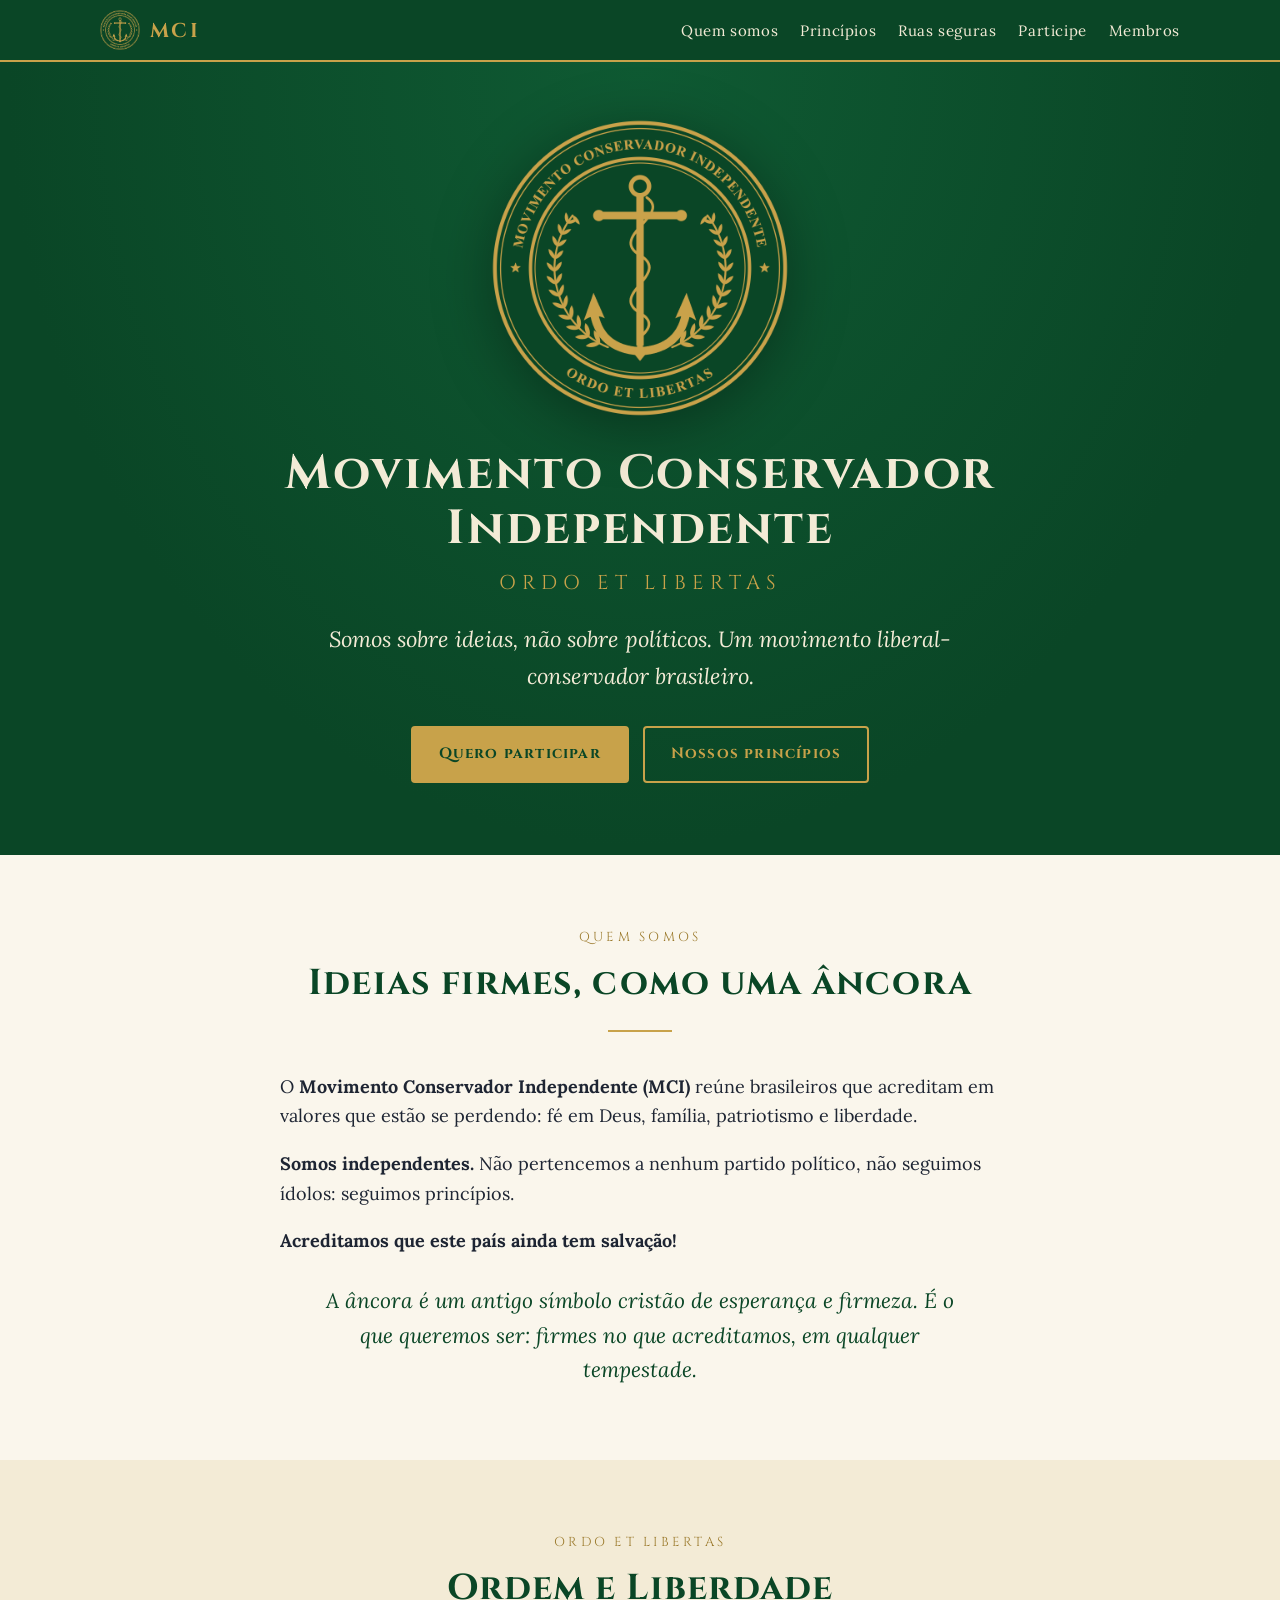
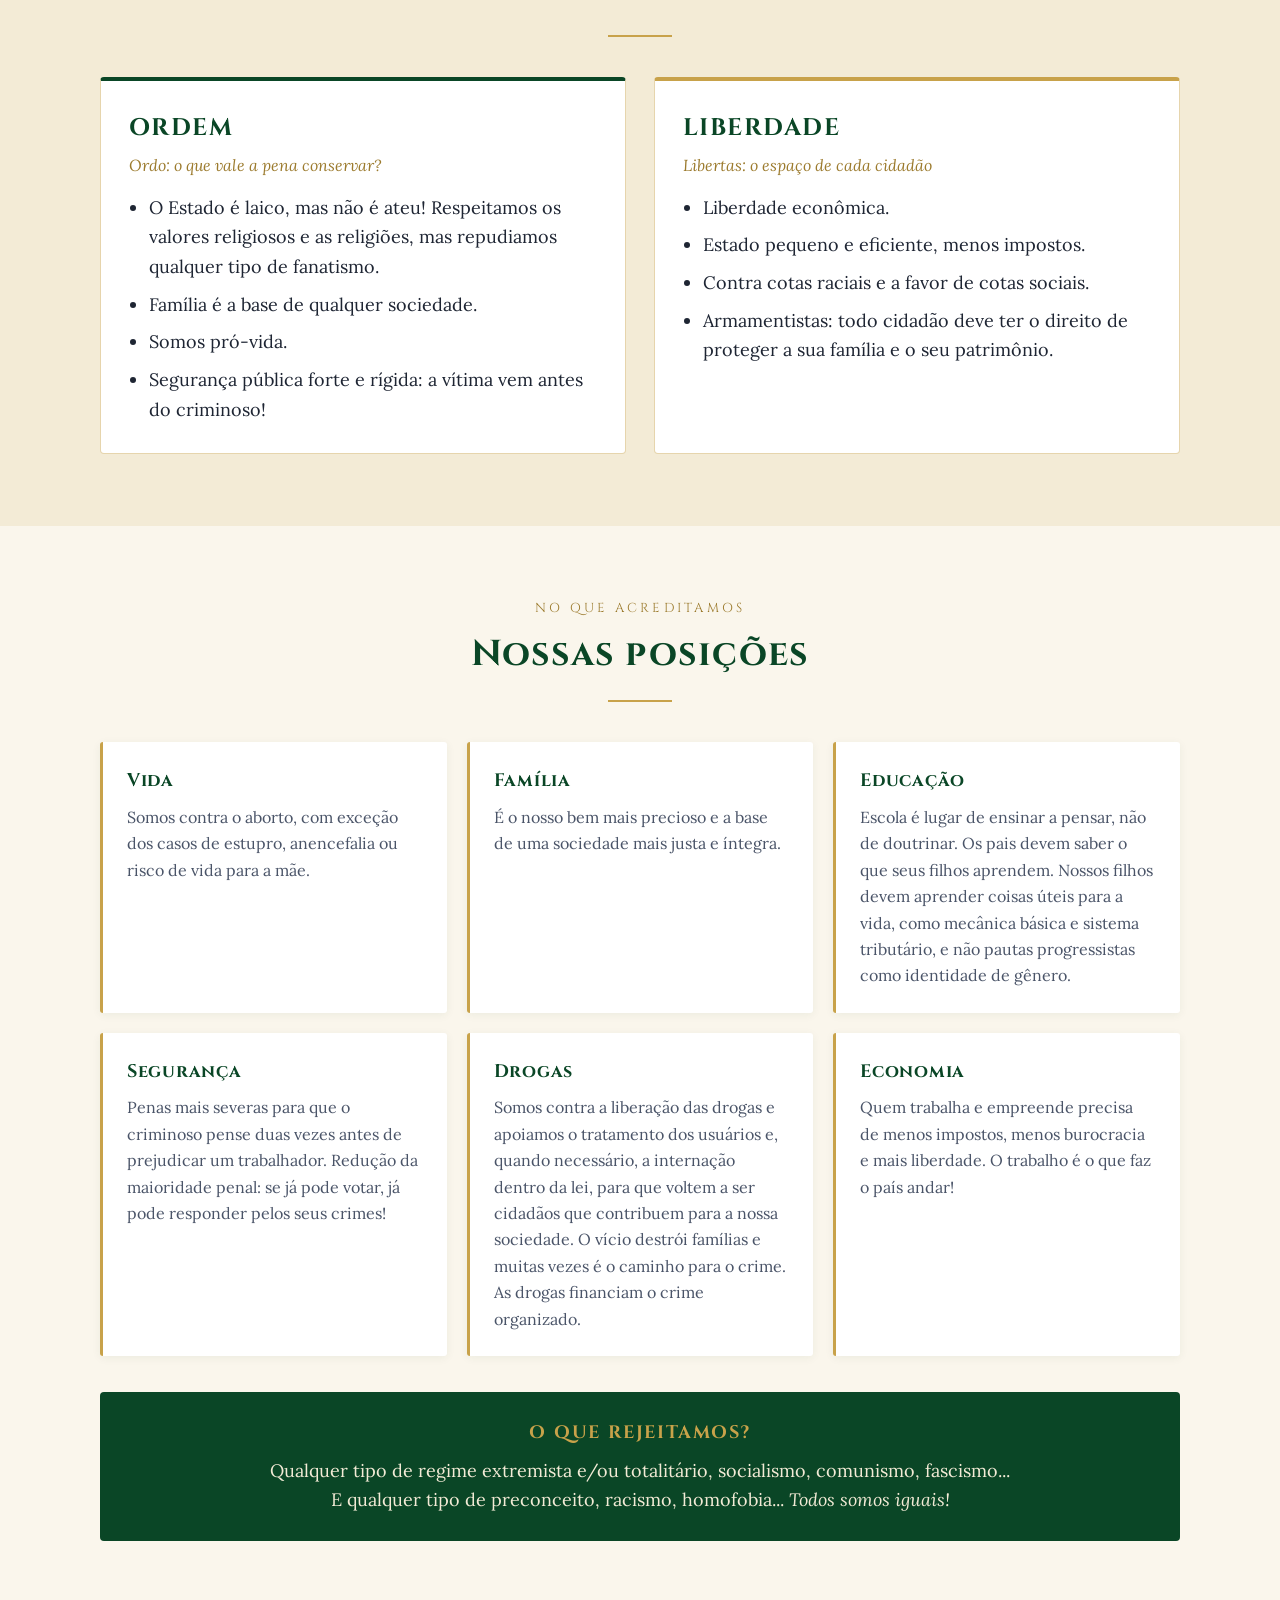
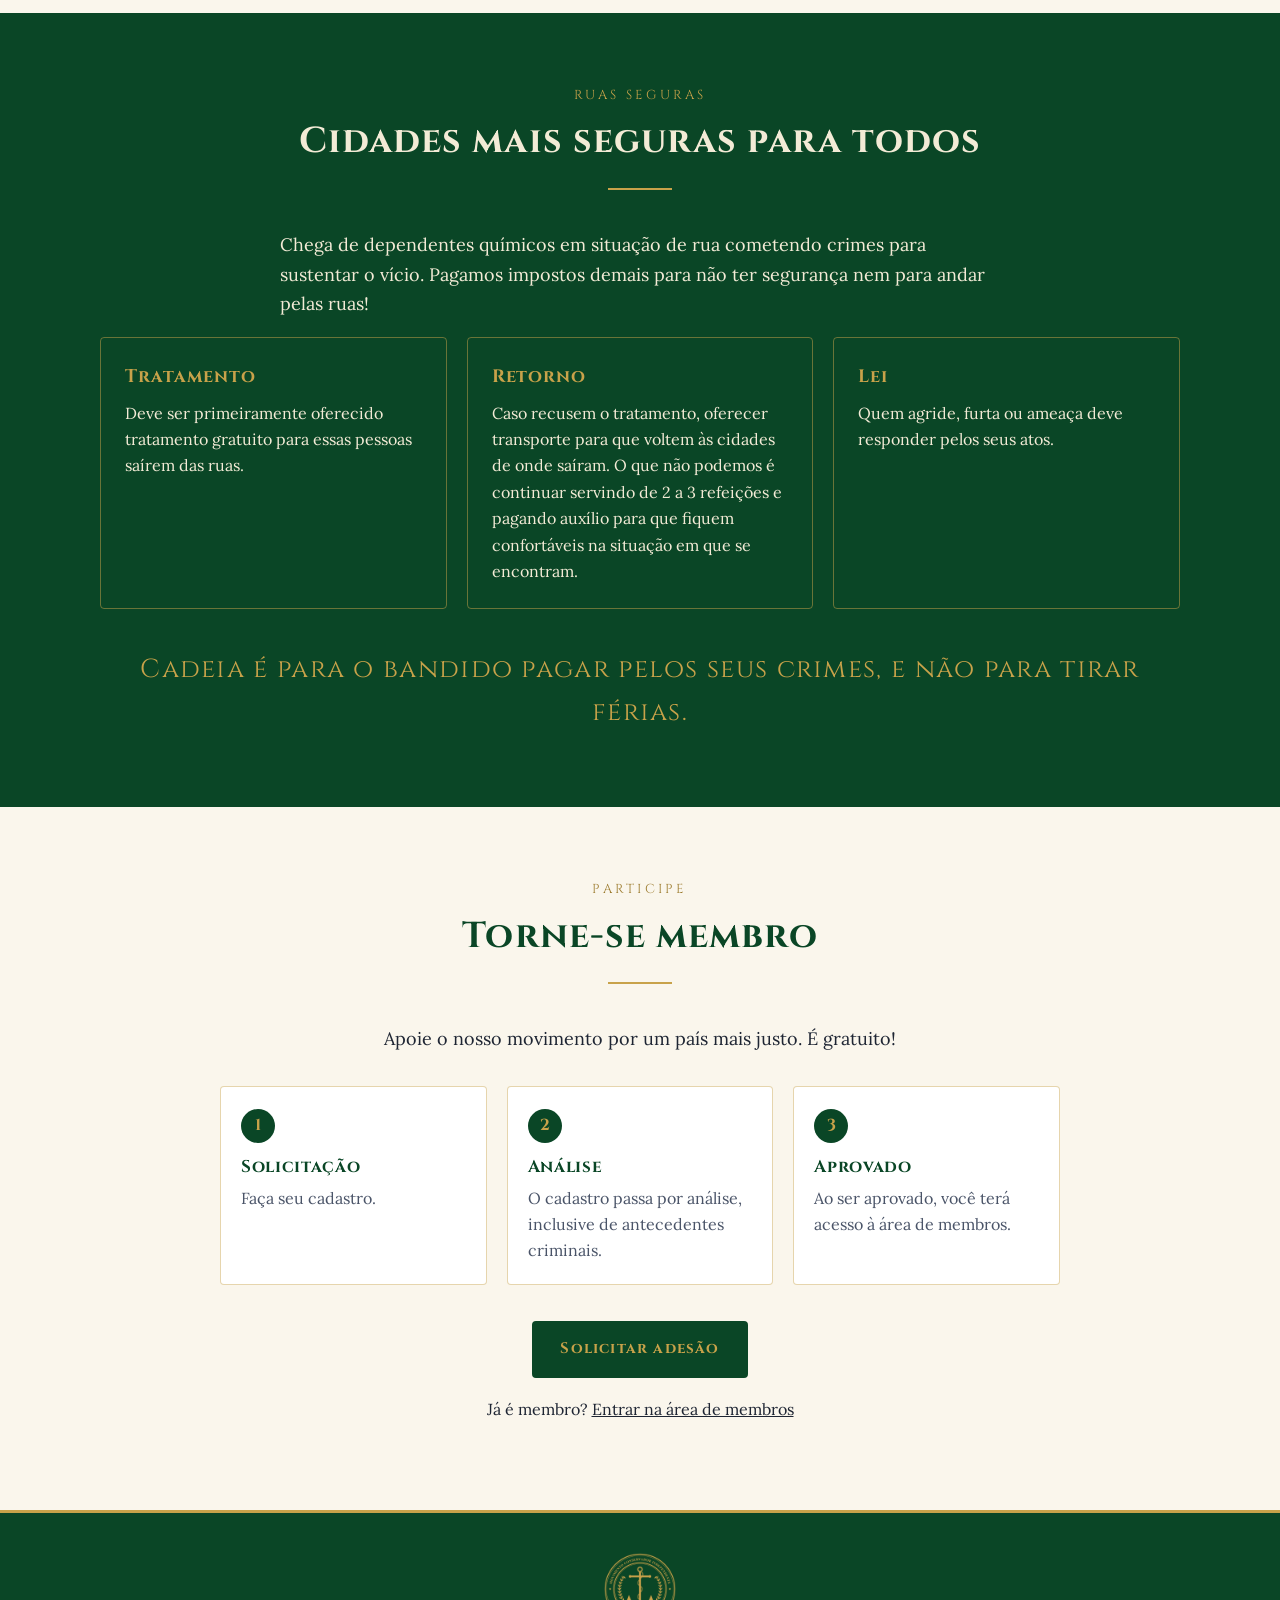
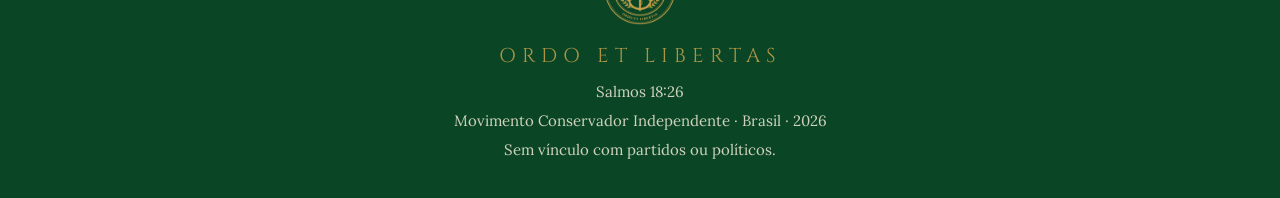
<file: index.html>
<!doctype html>
<html lang="pt-BR">
<head>
<meta charset="utf-8">
<meta name="viewport" content="width=device-width, initial-scale=1">
<title>Movimento Conservador Independente</title>
<meta name="description" content="Movimento liberal-conservador independente brasileiro. Ordo et Libertas: Ordem e Liberdade.">
<meta property="og:title" content="Movimento Conservador Independente (MCI)">
<meta property="og:description" content="Ordo et Libertas. Somos sobre ideias, não sobre políticos.">
<meta property="og:image" content="img/selo-mci.png">
<link rel="icon" type="image/png" href="img/favicon.png">
<link rel="preconnect" href="https://fonts.googleapis.com">
<link rel="preconnect" href="https://fonts.gstatic.com" crossorigin>
<link href="https://fonts.googleapis.com/css2?family=Cinzel:wght@600;700&family=Lora:ital,wght@0,400;0,600;1,400&display=swap" rel="stylesheet">
<style>
  :root {
    --principal: #0A4626;
    --principal-2: #0F5A33;
    --ouro: #C8A24A;
    --ouro-escuro: #9C7B2E;
    --marfim: #F3EBD6;
    --marfim-2: #FAF6EC;
    --texto: #1E2533;
    --texto-suave: #4A5468;
    --titulo: 'Cinzel', 'Times New Roman', serif;
    --corpo: 'Lora', Georgia, serif;
  }
  * { box-sizing: border-box; }
  html { scroll-behavior: smooth; }
  body {
    margin: 0;
    background: var(--marfim-2);
    color: var(--texto);
    font-family: var(--corpo);
    font-size: 18px;
    line-height: 1.65;
  }
  img { max-width: 100%; display: block; }
  a { color: inherit; }
  .container { width: min(1080px, 100% - 32px); margin-inline: auto; }

  /* Topo */
  header.topo {
    position: sticky; top: 0; z-index: 10;
    background: var(--principal);
    border-bottom: 2px solid var(--ouro);
  }
  .topo .container { display: flex; align-items: center; justify-content: space-between; gap: 16px; padding: 10px 0; }
  .marca { display: flex; align-items: center; gap: 10px; text-decoration: none; color: var(--marfim); }
  .marca img { width: 40px; height: 40px; }
  .marca span { font-family: var(--titulo); font-weight: 700; letter-spacing: .12em; font-size: 20px; color: var(--ouro); }
  nav ul { list-style: none; display: flex; gap: 22px; margin: 0; padding: 0; }
  nav a { text-decoration: none; color: var(--marfim); font-size: 15px; letter-spacing: .04em; }
  nav a:hover { color: var(--ouro); }

  /* Abertura */
  .abertura {
    background: radial-gradient(ellipse at top, var(--principal-2), var(--principal) 70%);
    color: var(--marfim);
    text-align: center;
    padding: 56px 0 72px;
  }
  .abertura img.selo { width: min(300px, 70vw); margin: 0 auto 28px; filter: drop-shadow(0 10px 30px rgba(0,0,0,.35)); }
  .abertura h1 {
    font-family: var(--titulo); font-weight: 700;
    font-size: clamp(28px, 5vw, 48px); line-height: 1.15; letter-spacing: .04em;
    margin: 0 0 10px;
  }
  .lema { font-family: var(--titulo); color: var(--ouro); letter-spacing: .3em; font-size: clamp(15px, 2.4vw, 20px); margin: 0 0 22px; }
  .abertura .chamada { font-size: clamp(18px, 2.4vw, 22px); max-width: 640px; margin: 0 auto 32px; font-style: italic; }
  .botoes { display: flex; gap: 14px; justify-content: center; flex-wrap: wrap; }
  .botao {
    display: inline-block; text-decoration: none;
    font-family: var(--titulo); font-weight: 700; letter-spacing: .08em; font-size: 15px;
    padding: 14px 26px; border-radius: 4px; border: 2px solid var(--ouro);
  }
  .botao.cheio { background: var(--ouro); color: var(--principal); }
  .botao.cheio:hover { background: #d9b45c; }
  .botao.vazado { color: var(--ouro); }
  .botao.vazado:hover { background: rgba(200,162,74,.12); }

  /* Seções */
  section { padding: 72px 0; }
  .titulo-secao { text-align: center; margin-bottom: 40px; }
  .titulo-secao small { display: block; font-family: var(--titulo); color: var(--ouro-escuro); letter-spacing: .25em; font-size: 13px; margin-bottom: 6px; }
  .titulo-secao h2 { font-family: var(--titulo); color: var(--principal); font-size: clamp(26px, 4vw, 36px); margin: 0; letter-spacing: .03em; }
  .titulo-secao::after { content: ""; display: block; width: 64px; height: 2px; background: var(--ouro); margin: 16px auto 0; }
  .texto-central { max-width: 720px; margin-inline: auto; }
  .texto-central p { margin: 0 0 18px; }
  .destaque { font-size: 21px; color: var(--principal); font-style: italic; text-align: center; margin: 28px auto 0; max-width: 640px; }

  /* Ordo et Libertas */
  .fundo-marfim { background: var(--marfim); }
  .duas-colunas { display: grid; grid-template-columns: 1fr 1fr; gap: 28px; }
  .coluna {
    background: #fff; border: 1px solid rgba(200,162,74,.45); border-top: 4px solid var(--principal);
    padding: 28px 28px 20px; border-radius: 4px;
  }
  .coluna.liberdade { border-top-color: var(--ouro); }
  .coluna h3 { font-family: var(--titulo); color: var(--principal); margin: 0 0 4px; font-size: 24px; letter-spacing: .06em; }
  .coluna .latim { color: var(--ouro-escuro); font-style: italic; margin: 0 0 14px; font-size: 16px; }
  .coluna ul { margin: 0; padding-left: 20px; }
  .coluna li { margin-bottom: 8px; }

  /* Posições */
  .cartoes { display: grid; grid-template-columns: repeat(3, 1fr); gap: 20px; }
  .cartao { background: #fff; padding: 24px; border-left: 3px solid var(--ouro); border-radius: 3px; box-shadow: 0 2px 10px rgba(10,70,38,.06); }
  .cartao h3 { font-family: var(--titulo); color: var(--principal); font-size: 18px; margin: 0 0 8px; letter-spacing: .04em; }
  .cartao p { margin: 0; font-size: 16px; color: var(--texto-suave); }
  .rejeitamos {
    margin-top: 36px; background: var(--principal); color: var(--marfim);
    padding: 26px 28px; border-radius: 4px; text-align: center;
  }
  .rejeitamos h3 { font-family: var(--titulo); color: var(--ouro); margin: 0 0 8px; font-size: 18px; letter-spacing: .1em; }
  .rejeitamos p { margin: 0; }

  /* Ruas seguras */
  .cidade { background: var(--principal); color: var(--marfim); }
  .cidade .titulo-secao h2 { color: var(--marfim); }
  .cidade .titulo-secao small { color: var(--ouro); }
  .tres { display: grid; grid-template-columns: repeat(3, 1fr); gap: 20px; margin-top: 8px; }
  .tres div { border: 1px solid rgba(200,162,74,.5); padding: 24px; border-radius: 4px; }
  .tres h3 { font-family: var(--titulo); color: var(--ouro); font-size: 18px; margin: 0 0 8px; letter-spacing: .05em; }
  .tres p { margin: 0; font-size: 16px; }
  .frase-cidade { font-family: var(--titulo); color: var(--ouro); text-align: center; font-size: clamp(20px, 3vw, 26px); margin: 40px 0 0; letter-spacing: .05em; }

  /* Participe */
  .participe { text-align: center; }
  .passos { list-style: none; counter-reset: passo; display: grid; grid-template-columns: repeat(3, 1fr); gap: 20px; max-width: 840px; margin: 32px auto 0; padding: 0; text-align: left; }
  .passos li { counter-increment: passo; background: #fff; border: 1px solid rgba(200,162,74,.45); border-radius: 4px; padding: 22px 20px 20px; font-size: 16px; color: var(--texto-suave); }
  .passos li::before { content: counter(passo); display: flex; align-items: center; justify-content: center; width: 34px; height: 34px; border-radius: 50%; background: var(--principal); color: var(--ouro); font-family: var(--titulo); font-weight: 700; margin-bottom: 10px; }
  .passos strong { display: block; font-family: var(--titulo); color: var(--principal); font-size: 17px; letter-spacing: .04em; margin-bottom: 4px; }
  .participe .aviso { font-weight: 600; color: var(--principal); margin: 28px 0 24px; }
  .participe .botao.cheio { border-color: var(--principal); background: var(--principal); color: var(--ouro); }

  /* Rodapé */
  footer { background: var(--principal); color: var(--marfim); text-align: center; padding: 40px 0 32px; border-top: 3px solid var(--ouro); }
  footer img { width: 72px; margin: 0 auto 14px; }
  footer .lema { margin-bottom: 8px; }
  footer p { margin: 4px 0; font-size: 15px; opacity: .85; }

  @media (max-width: 820px) {
    nav { display: none; }
    .duas-colunas, .cartoes, .tres, .passos { grid-template-columns: 1fr; }
    section { padding: 56px 0; }
  }
  @media (max-width: 480px) {
    body { font-size: 17px; }
  }
</style>
</head>
<body>

<header class="topo">
  <div class="container">
    <a class="marca" href="#inicio"><img src="img/favicon.png" alt=""><span>MCI</span></a>
    <nav>
      <ul>
        <li><a href="#quem-somos">Quem somos</a></li>
        <li><a href="#principios">Princípios</a></li>
        <li><a href="#ruas">Ruas seguras</a></li>
        <li><a href="#participe">Participe</a></li>
        <li><a href="membros.html">Membros</a></li>
      </ul>
    </nav>
  </div>
</header>

<main>
  <div class="abertura" id="inicio">
    <div class="container">
      <img class="selo" src="img/selo-mci.png" alt="Selo do Movimento Conservador Independente: âncora dourada com louros, sobre fundo verde-escuro">
      <h1>Movimento Conservador Independente</h1>
      <p class="lema">ORDO ET LIBERTAS</p>
      <p class="chamada">Somos sobre ideias, não sobre políticos. Um movimento liberal-conservador brasileiro.</p>
      <div class="botoes">
        <a class="botao cheio" href="#participe">Quero participar</a>
        <a class="botao vazado" href="#principios">Nossos princípios</a>
      </div>
    </div>
  </div>

  <section id="quem-somos">
    <div class="container">
      <div class="titulo-secao"><small>QUEM SOMOS</small><h2>Ideias firmes, como uma âncora</h2></div>
      <div class="texto-central">
        <p>O <strong>Movimento Conservador Independente (MCI)</strong> reúne brasileiros que acreditam em valores que estão se perdendo: fé em Deus, família, patriotismo e liberdade.</p>
        <p><strong>Somos independentes.</strong> Não pertencemos a nenhum partido político, não seguimos ídolos: seguimos princípios.</p>
        <p><strong>Acreditamos que este país ainda tem salvação!</strong></p>
      </div>
      <p class="destaque">A âncora é um antigo símbolo cristão de esperança e firmeza. É o que queremos ser: firmes no que acreditamos, em qualquer tempestade.</p>
    </div>
  </section>

  <section class="fundo-marfim" id="principios">
    <div class="container">
      <div class="titulo-secao"><small>ORDO ET LIBERTAS</small><h2>Ordem e Liberdade</h2></div>
      <div class="duas-colunas">
        <div class="coluna">
          <h3>ORDEM</h3>
          <p class="latim">Ordo: o que vale a pena conservar?</p>
          <ul>
            <li>O Estado é laico, mas não é ateu! Respeitamos os valores religiosos e as religiões, mas repudiamos qualquer tipo de fanatismo.</li>
            <li>Família é a base de qualquer sociedade.</li>
            <li>Somos pró-vida.</li>
            <li>Segurança pública forte e rígida: a vítima vem antes do criminoso!</li>
          </ul>
        </div>
        <div class="coluna liberdade">
          <h3>LIBERDADE</h3>
          <p class="latim">Libertas: o espaço de cada cidadão</p>
          <ul>
            <li>Liberdade econômica.</li>
            <li>Estado pequeno e eficiente, menos impostos.</li>
            <li>Contra cotas raciais e a favor de cotas sociais.</li>
            <li>Armamentistas: todo cidadão deve ter o direito de proteger a sua família e o seu patrimônio.</li>
          </ul>
        </div>
      </div>
    </div>
  </section>

  <section id="posicoes">
    <div class="container">
      <div class="titulo-secao"><small>NO QUE ACREDITAMOS</small><h2>Nossas posições</h2></div>
      <div class="cartoes">
        <div class="cartao"><h3>Vida</h3><p>Somos contra o aborto, com exceção dos casos de estupro, anencefalia ou risco de vida para a mãe.</p></div>
        <div class="cartao"><h3>Família</h3><p>É o nosso bem mais precioso e a base de uma sociedade mais justa e íntegra.</p></div>
        <div class="cartao"><h3>Educação</h3><p>Escola é lugar de ensinar a pensar, não de doutrinar. Os pais devem saber o que seus filhos aprendem. Nossos filhos devem aprender coisas úteis para a vida, como mecânica básica e sistema tributário, e não pautas progressistas como identidade de gênero.</p></div>
        <div class="cartao"><h3>Segurança</h3><p>Penas mais severas para que o criminoso pense duas vezes antes de prejudicar um trabalhador. Redução da maioridade penal: se já pode votar, já pode responder pelos seus crimes!</p></div>
        <div class="cartao"><h3>Drogas</h3><p>Somos contra a liberação das drogas e apoiamos o tratamento dos usuários e, quando necessário, a internação dentro da lei, para que voltem a ser cidadãos que contribuem para a nossa sociedade. O vício destrói famílias e muitas vezes é o caminho para o crime. As drogas financiam o crime organizado.</p></div>
        <div class="cartao"><h3>Economia</h3><p>Quem trabalha e empreende precisa de menos impostos, menos burocracia e mais liberdade. O trabalho é o que faz o país andar!</p></div>
      </div>
      <div class="rejeitamos">
        <h3>O QUE REJEITAMOS?</h3>
        <p>Qualquer tipo de regime extremista e/ou totalitário, socialismo, comunismo, fascismo...<br>E qualquer tipo de preconceito, racismo, homofobia... <em>Todos somos iguais!</em></p>
      </div>
    </div>
  </section>

  <section class="cidade" id="ruas">
    <div class="container">
      <div class="titulo-secao"><small>RUAS SEGURAS</small><h2>Cidades mais seguras para todos</h2></div>
      <div class="texto-central">
        <p>Chega de dependentes químicos em situação de rua cometendo crimes para sustentar o vício. Pagamos impostos demais para não ter segurança nem para andar pelas ruas!</p>
      </div>
      <div class="tres">
        <div><h3>Tratamento</h3><p>Deve ser primeiramente oferecido tratamento gratuito para essas pessoas saírem das ruas.</p></div>
        <div><h3>Retorno</h3><p>Caso recusem o tratamento, oferecer transporte para que voltem às cidades de onde saíram. O que não podemos é continuar servindo de 2 a 3 refeições e pagando auxílio para que fiquem confortáveis na situação em que se encontram.</p></div>
        <div><h3>Lei</h3><p>Quem agride, furta ou ameaça deve responder pelos seus atos.</p></div>
      </div>
      <p class="frase-cidade">Cadeia é para o bandido pagar pelos seus crimes, e não para tirar férias.</p>
    </div>
  </section>

  <section class="participe" id="participe">
    <div class="container">
      <div class="titulo-secao"><small>PARTICIPE</small><h2>Torne-se membro</h2></div>
      <div class="texto-central">
        <p>Apoie o nosso movimento por um país mais justo. É gratuito!</p>
      </div>
      <ol class="passos">
        <li><strong>Solicitação</strong>Faça seu cadastro.</li>
        <li><strong>Análise</strong>O cadastro passa por análise, inclusive de antecedentes criminais.</li>
        <li><strong>Aprovado</strong>Ao ser aprovado, você terá acesso à área de membros.</li>
      </ol>
      <p style="margin-top:36px"><a class="botao cheio" href="membros.html#solicitar">Solicitar adesão</a></p>
      <p style="margin-top:16px;font-size:16px">Já é membro? <a href="membros.html">Entrar na área de membros</a></p>
    </div>
  </section>
</main>

<footer>
  <div class="container">
    <img src="img/selo-mci.png" alt="">
    <p class="lema">ORDO ET LIBERTAS</p>
    <p>Salmos 18:26</p>
    <p>Movimento Conservador Independente · Brasil · 2026</p>
    <p>Sem vínculo com partidos ou políticos.</p>
  </div>
</footer>

</body>
</html>
</file>
